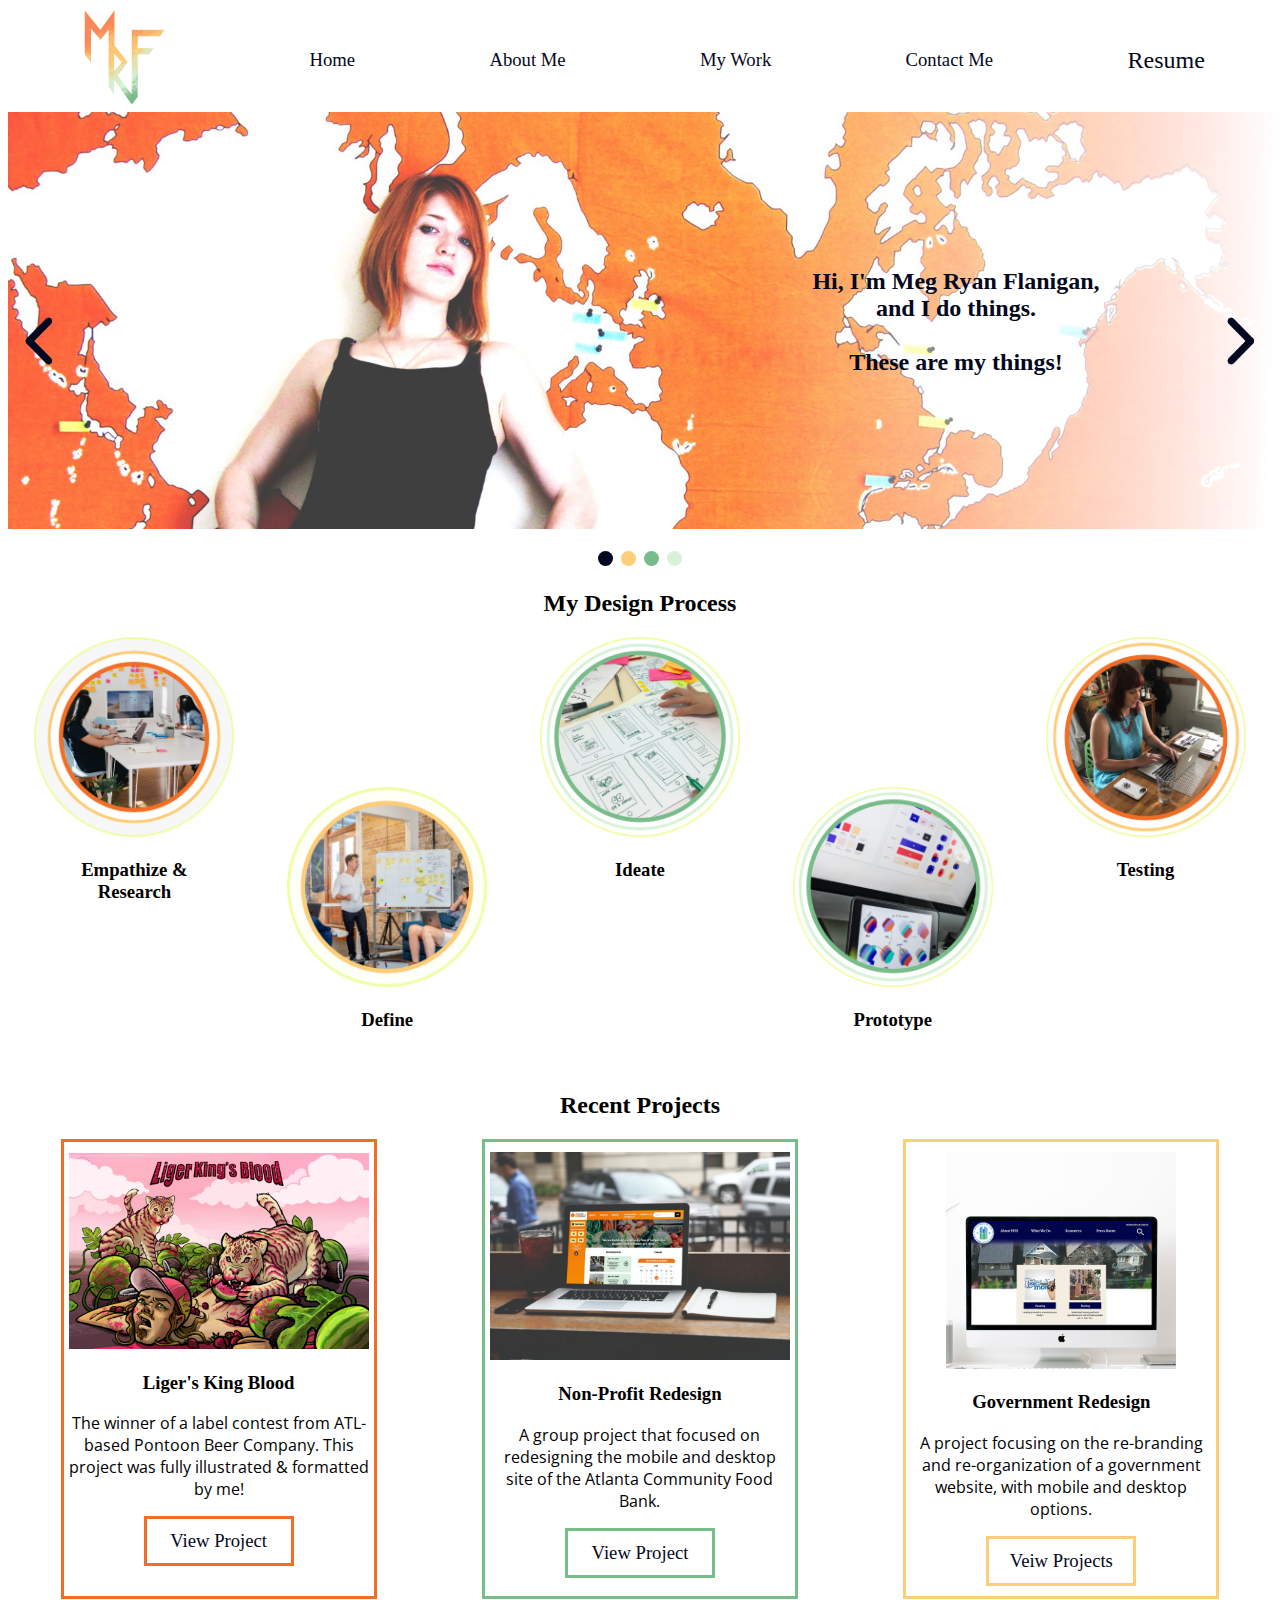
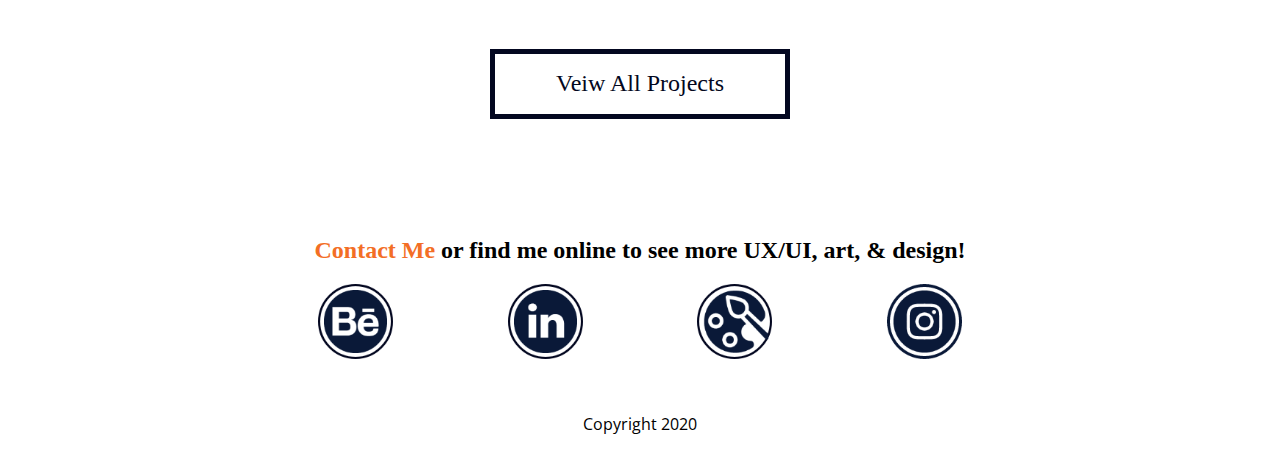
<file: index.html>
<!DOCTYPE html>
<html lang="en">
<head>
    <!-- Global site tag (gtag.js) - Google Analytics -->
<script async src="https://www.googletagmanager.com/gtag/js?id=UA-165675591-1"></script>
<script>
  window.dataLayer = window.dataLayer || [];
  function gtag(){dataLayer.push(arguments);}
  gtag('js', new Date());

  gtag('config', 'UA-165675591-1');
</script>

<!-- Hotjar Tracking Code for https://megryanflani.github.io/UX_UI_HW_19/ -->
<script>
    (function(h,o,t,j,a,r){
        h.hj=h.hj||function(){(h.hj.q=h.hj.q||[]).push(arguments)};
        h._hjSettings={hjid:1798581,hjsv:6};
        a=o.getElementsByTagName('head')[0];
        r=o.createElement('script');r.async=1;
        r.src=t+h._hjSettings.hjid+j+h._hjSettings.hjsv;
        a.appendChild(r);
    })(window,document,'https://static.hotjar.com/c/hotjar-','.js?sv=');
</script>

    <meta charset="UTF-8">
    <meta name="viewport" content="width=device-width, initial-scale=1.0">
    <title>Meg Ryan Flanigan Portfolio</title>

</head>
<link href="https://fonts.googleapis.com/css2?family=Baloo+2:wght@400;500;600&family=Open+Sans:ital@0;1&display=swap" rel="stylesheet">
<link rel="stylesheet" type="text/css" href="CSS/style.css">
<body>

    <nav>

        <div class="nav-item"><img id="logo" src="Images/logo-icon.png" alt="Artists Logo" height="100px"></div>
        <div class="nav-item nav-title home currantPage"><a href="index.html" class="home"></a>Home</a></div>
        <div class="nav-item nav-title about"><a href="about.html" class="about-me">About Me</a></div>
        <div class="nav-item nav-title work"><a href="work.html" class="my-work">My Work</a></div>
        <div class="nav-item nav-title contact"><a href="mailto: megryanflani@gmail.com">Contact Me</a></div>
        <div class="nav-item Resume">
            <a href="CaseStudies/CareerResume.pdf" target="_blank">Resume</a>
        </div>

        <div class="icons">
            <img src="Images/logo-icon.png" height="100px">
            <a href="index.html">
                <img src="Images/homeIcon.png" height="50px" class="icon-title">
            </a>
            <a href="about.html">
                <img src="Images/user.png" height="50px" class="icon-title">
            </a>
            <a href="work.html">
                <img src="Images/work.png" height="50px" class="icon-title">
            </a>
            <img class="icon-title" src="Images/mail.png" height="50px">
            <a href="CaseStudies/CareerResume.pdf">
                <img src="Images/resumeIcon.png" height="50px">
            </a>    
          </div>
    
    </nav>

   <!-- <div class="slideshow-container">
        <div class="slider-outer">

            <a class="prev" onclick="plusSlides(-1)"><img src="Images/ArrowPrev.png" height="50px" alt=""></a>

                <div class="slider-inner">

                <div class="mySlides active">
                     <img src="Images/HiHero.png" style="width:100%">
                     <div class="text">Hi, I'm Meg Ryan Flanigan, & I do things <br> <br>These are my things!</div>
                </div>
        
                <div class="mySlides">
                     <img src="Images/UX:UIHero.png" style="width:100%">
                     <div class="text">UX & UI Design</div>
                </div>
        
                <div class="mySlides">
                     <img src="Images/GDHero.png" style="width:100%">
                     <div class="text">Graphic Design</div>
                </div>

                <div class="mySlides">
                     <img src="Images/ArtHerp.png" style="width:100%">
                     <div class="text">Art & Illustration</div>
                </div>

                </div>

          <a class="next" onclick="plusSlides(1)"><img src="Images/ArrowNext.png" height="50px" alt=""></a>
        </div>
       
    </div>-->

    <!-- Slideshow container -->
<div class="slideshow-container">

    <!-- Full-width images with number and caption text -->
    <div class="mySlides">
        <img src="Images/HiHero.png" style="width:100%">
        <div class="text">Hi, I'm Meg Ryan Flanigan, and I do things. <br> <br>These are my things!</div>
   </div>

   <div class="mySlides">
        <img src="Images/UX:UIHero.png" style="width:100%">
        <div class="text">UX & UI Design</div>
   </div>

   <div class="mySlides">
        <img src="Images/GDHero.png" style="width:100%">
        <div class="text">Graphic Design</div>
   </div>

   <div class="mySlides">
        <img src="Images/ArtHerp.png" style="width:100%">
        <div class="text">Art & Illustration</div>
   </div>
  
    <!-- Next and previous buttons -->
    <a class="prev" onclick="plusSlides(-1)"><img src="Images/ArrowPrev.png" height="50px" alt=""></a>
    <a class="next" onclick="plusSlides(1)"><img src="Images/ArrowNext.png" height="50px" alt=""></a>
  </div>
  <br>
  
  <!-- The dots/circles -->
  <div style="text-align:center">
    <span class="dot one" onclick="currentSlide(1)"></span>
    <span class="dot two" onclick="currentSlide(2)"></span>
    <span class="dot three" onclick="currentSlide(3)"></span>
    <span class="dot four" onclick="currentSlide(4)"></span>
  </div>

    <h2>My Design Process</h2>

    <div class="skills-container">

        
        <div class=" process up"><img id="Empathize" src="Images/Empathy-Research.png" width="200px" alt=""><h3>Empathize & <br> Research</h3></div>
        <div id="EmpathySkills">
            <h3>Empathize & Research</h3>
            <p>Proto-personas <br>Writing surveys & polls<br>User Observation<br>Qualitative Interviews<br><br>Great communication & people skills from a decade in the service industry, combined with an interest in why people do what they do, makes for solid User Research (in my opinion anyway)!</p>
        </div>
        <div class=" process down"><img id="Definition" src="Images/Ideate.png" width="200px" alt=""><h3>Define</h3></div>
        <div id="DefinitionSkills">
            <h3>Definition</h3>
            <p>Affinity Diagrams<br>User Insights<br>Data Analysis<br>User Personas<br>Competitor Analysis</p>
        </div>
        <div class="process up"><img id="Ideation" src="Images/Define.png" width="200px" alt=""><h3>Ideate</h3></div>
        <div id="IdeationSkills">
            <h3>Ideation</h3>
            <p>Sketching, so much sketching<br>Storyborading & Storytelling<br>Brainstorming<br>UI Design<br>Annotating and Redlining<br><br>I have a deep passion for the UI and branding aspect of projects, so I have a lot of experience in this area. I enjoy trying many different options in order to get the combination that will look and work the best according to what the product needs.</p>
        </div>
        <div class=" process down"><img id="Prototyping" src="Images/Proto.png" width="200px" alt=""><h3>Prototype</h3></div>
        <div id="PrototypingSkills">
            <h3>Prototypying</h3>
            <p>Strong design skills, background in graphic design and art.<br>Wireframing<br>Advanced Prototyping<br>XD & Figma<br>Branding<br><br>I believe in order to sell a product, users and stakeholders should be able to see almost exactly how it would work. I love going in to the smaller details and creating prototypes that look and act almost exactly like the finished product, for the most accurate user tests.</p>
        </div>
        <div class="process up"><img id="Testing" src="Images/Test.png" width="200px" alt=""><h3>Testing</h3></div>
        <div id="TestingSkills">
            <h3>Testing</h3>
            <p>Usability testing<br>Task Analysis<br>Presentations<br>User Interaction</p>
        </div>
       
    </div>

    <h2>Recent Projects</h2>

    <div class="Recent-Projects">
      
        <div class="project LKB">
            <img src="Images/LigerKingsBlood.png" width="300px" alt="">
            <h3>Liger's King Blood</h3>
            <p>The winner of a label contest from ATL-based Pontoon Beer Company. This project was fully illustrated & formatted by me!</p>
            <button class="LKB"><a href="CaseStudies/LKB.pdf" target="_blank">View Project</a></button>
        </div>

        <div class="project AFB">
            <img src="Images/FoodMock.png" width="300px" alt="">
            <h3>Non-Profit Redesign</h3>
            <p>A group project that focused on redesigning the mobile and desktop site of the Atlanta Community Food Bank. </p>
            <button class="AFB"><a href="CaseStudies/NonProfotcs.pdf" target="_blank">View Project</a></button>
        </div>

        <div class="project HUD">
            <img src="Images/HUDMock.png" width="230px" alt="">
            <h3>Government Redesign</h3>
            <p>A project focusing on the re-branding and re-organization of a government website, with mobile and desktop options.</p>
            <button class="HUD"><a href="CaseStudies/HUDcs.pdf" target="_blank">Veiw Projects</a></button>
        </div>
    </div>

    <div class="lastButton">
        <button class="AllProjects"><a href="work.html" class="my-work">Veiw All Projects</a></button>
    </div>
    
    <br>

<footer>
    <h2><a href="mailto: megryanflani@gmail.com" id="email">Contact Me</a></div> or find  me online to see more UX/UI, art, & design!</h2>
    <div class="foot-icons">
        <a href="https://www.behance.net/megryanflani"><img src="Images/Behance.png" width="75px" height="75px" alt=""></a>
        <a href="https://www.linkedin.com/in/meg-ryan-flani/"><img src="Images/Linkin.png" width="75px" height="75px" alt=""></a>
        <a href="https://www.megryanflani.com/"><img src="Images/ArtSite.png" width="75px" height="75px" alt=""></a>
        <a href="https://www.instagram.com/megryanflani/"><img src="Images/Group 25.png" width="75px" height="75px" alt=""></a>
    </div>
    <p>Copyright 2020</p>
</footer>

<script
src="https://code.jquery.com/jquery-3.4.1.js"></script>
<script src="js/index.js"></script>
</file>
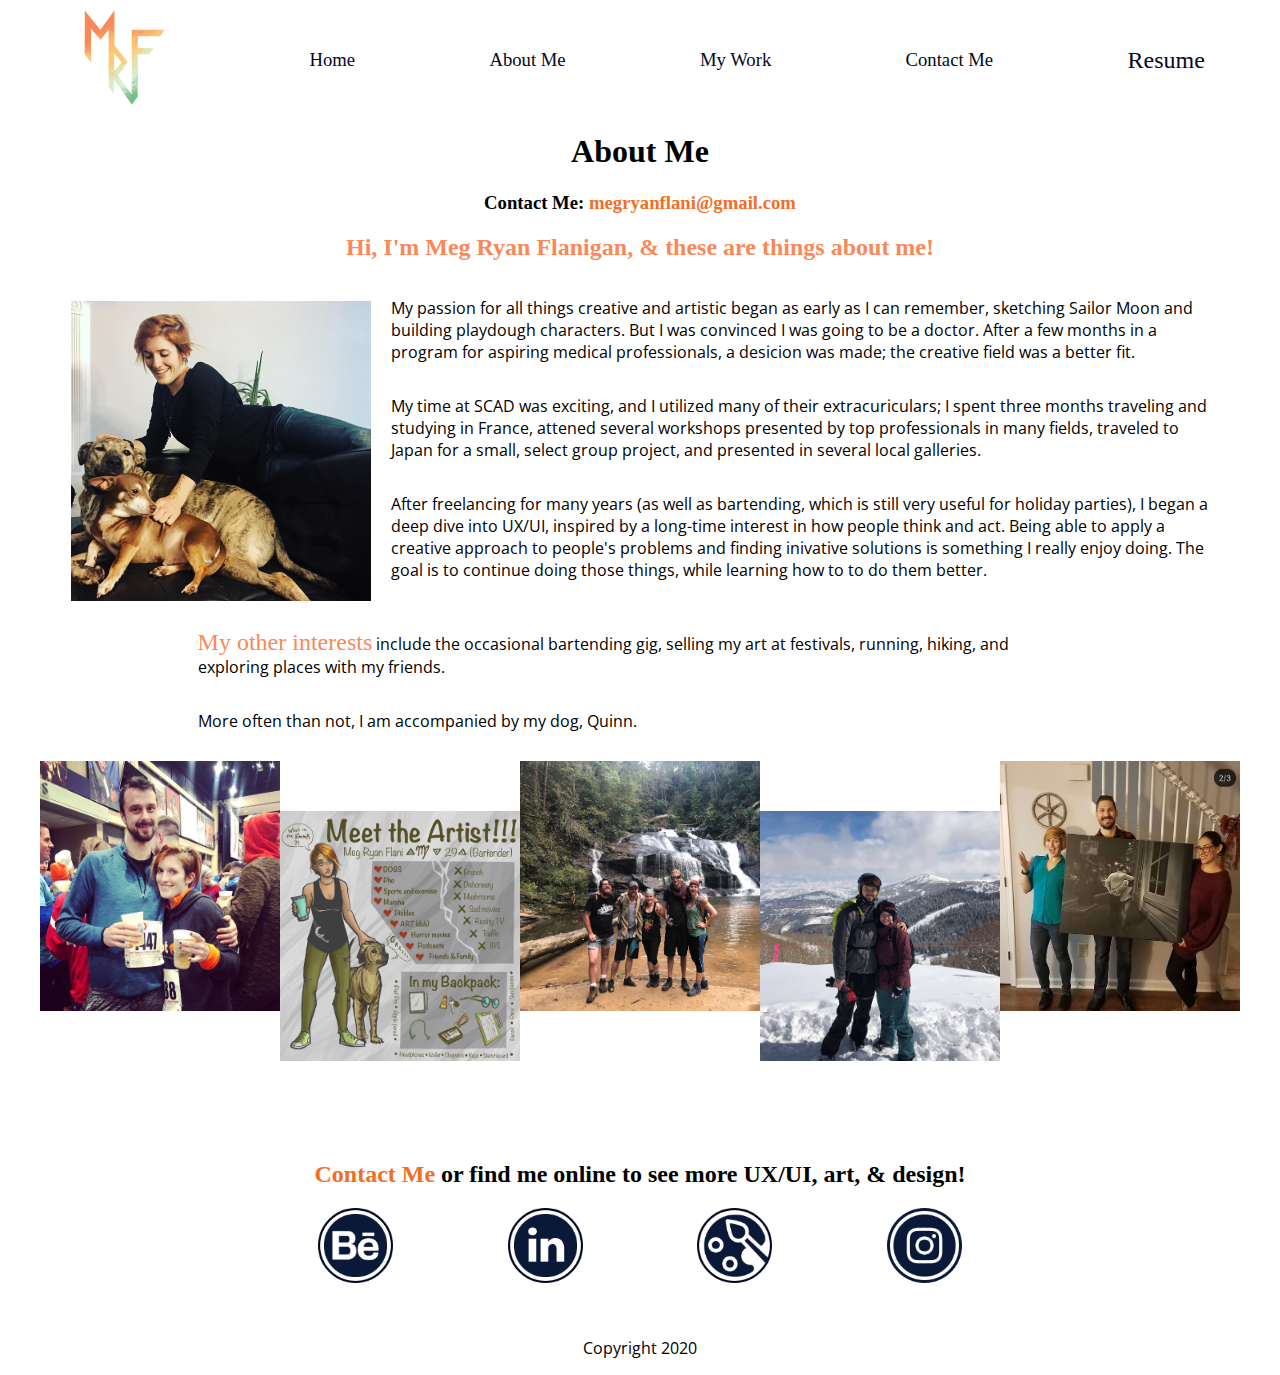
<file: about.html>
<!DOCTYPE html>
<html lang="en">
<head>
    <meta charset="UTF-8">
    <meta name="viewport" content="width=device-width, initial-scale=1.0">
    <title>Meg Ryan Flanigan Portfolio</title>
</head>
<link href="https://fonts.googleapis.com/css2?family=Baloo+2:wght@400;500;600&family=Open+Sans:ital@0;1&display=swap" rel="stylesheet">
<link rel="stylesheet" type="text/css" href="CSS/style.css">
<body>

    <!--HEAD-->
    <nav>

        <div class="nav-item"><img id="logo" src="Images/logo-icon.png" alt="Artists Logo" height="100px"></div>
        <div class="nav-item nav-title home currantPage"><a href="index.html">Home</a></div>
        <div class="nav-item nav-title about"><a href="about.html" class="about-me">About Me</a></div>
        <div class="nav-item nav-title work"><a href="work.html" class="my-work">My Work</a></div>
        <div class="nav-item nav-title contact"><a href="mailto: megryanflani@gmail.com">Contact Me</a></div>
        <div class="nav-item Resume">
            <a href="CaseStudies/CareerResume.pdf" target="_blank">Resume</a>
        </div>

        <div class="icons">
            <img src="Images/logo-icon.png" height="100px">
            <a href="index.html">
                <img src="Images/homeIcon.png" height="50px" class="icon-title">
            </a>
            <a href="about.html">
                <img src="Images/user.png" height="50px" class="icon-title">
            </a>
            <a href="work.html">
                <img src="Images/work.png" height="50px" class="icon-title">
            </a>
            <img class="icon-title" src="Images/mail.png" height="50px">
            <a href="CaseStudies/CareerResume.pdf">
                <img src="Images/resumeIcon.png" height="50px">
            </a> 
          </div>
    
    </nav>

<!--ABOUT ME-->
<main>

    <h1 class="pageTitle">About Me</h1>
    <div id="contactMe">
        <h3>Contact Me:   <a href="mailto: megryanflani@gmail.com" id="email">megryanflani@gmail.com</a></h3>
    </div>

<!-- Abouts-->
<!--<div class="factsContainer">
    <div class="myAbouts">
        <div class="fact-text">I've broken 18 bones!</div>
   </div>

   <div class="myAbouts">
        <div class="fact-text">I played ice hockey for 13 years.</div>
   </div>

   <div class="myAbouts">
        <div class="fact-text">I make really, REALLY amazing scones.</div>
   </div>

   <div class="myAbouts">
        <div class="fact-text">I lived in France for 4 months.</div>
   </div>

   <div class="myAbouts">
    <div class="fact-text">I do fine art and sell the paintings at art festivals!</div>
</div>
</div>-->
  
   <!--Main-->
   <h2 id="Hi">Hi, I'm Meg Ryan Flanigan, & these are things about me!</h2>
    <div id="mainAbout">
        <div><img id="mainImage" src="Images/About/MewitDog.jpg" alt="Artist with her dogs" height="300px"></div>
        <div id="mainPara">
            <p>My passion for all things creative and artistic began as early as I can remember, sketching Sailor Moon and building playdough characters. But I was convinced I was going to be a doctor. After a few months in a program for aspiring medical professionals, a desicion was made; the creative field was a better fit.</p> 
            <p>My time at SCAD was exciting, and I utilized many of their extracuriculars; I spent three months traveling and studying in France, attened several workshops presented by top professionals in many fields, traveled to Japan for a small, select group project, and presented in several local galleries. </p>
            <p>After freelancing for many years (as well as bartending, which is still very useful for holiday parties), I began a deep dive into UX/UI, inspired by a long-time interest in how people think and act. Being able to apply a creative approach to people's problems and finding inivative solutions is something I really enjoy doing. The goal is to continue doing those things, while learning how to to do them better.
            </p>
        </div>
    </div>

    <div id="otherAbout">

        <p><mark class="otherInterests">My other interests</mark> include the occasional bartending gig, 
            selling my art at festivals, running, hiking, and exploring places 
            with my friends. 
            </p>
            <p>More often than not, I am accompanied by my dog, Quinn.</p>
    </div>

    <div id="otherPics">
        <img src="Images/About/TurkTrots.jpg" alt="Artist at Turkey Trot" class="top" width="19%" >
        <img src="Images/About/ArtMes.jpg" alt="Art's self-illustration image" class="bottom" width="19%" >
        <img src="Images/About/PantherCreeks.jpg" alt="Artist at Panther Creek" class="top" width="19%" >
        <img src="Images/About/SalkLakes.jpg" alt="Artist on mountain" class="bottom" width="19%">
        <img src="Images/About/Artists.jpg" alt="Artst with a painting" class="top" width="19%" >
    </div>

<!--FOOTER-->
    <footer>
        <h2><a href="mailto: megryanflani@gmail.com" id="email">Contact Me</a></div> or find  me online to see more UX/UI, art, & design!</h2>
        <div class="foot-icons">
            <a href="https://www.behance.net/megryanflani"><img src="Images/Behance.png" width="75px" height="75px" alt=""></a>
            <a href="https://www.linkedin.com/in/meg-ryan-flani/"><img src="Images/Linkin.png" width="75px" height="75px" alt=""></a>
            <a href="https://www.megryanflani.com/"><img src="Images/ArtSite.png" width="75px" height="75px" alt=""></a>
            <a href="https://www.instagram.com/megryanflani/"><img src="Images/Group 25.png" width="75px" height="75px" alt=""></a>
        </div>
        <p>Copyright 2020</p>
    </footer>
    
    <script
    src="https://code.jquery.com/jquery-3.4.1.js"></script>
    <script src="http://sizzlejs.com/"></script>
    <script src="js/index.js"></script>
</file>
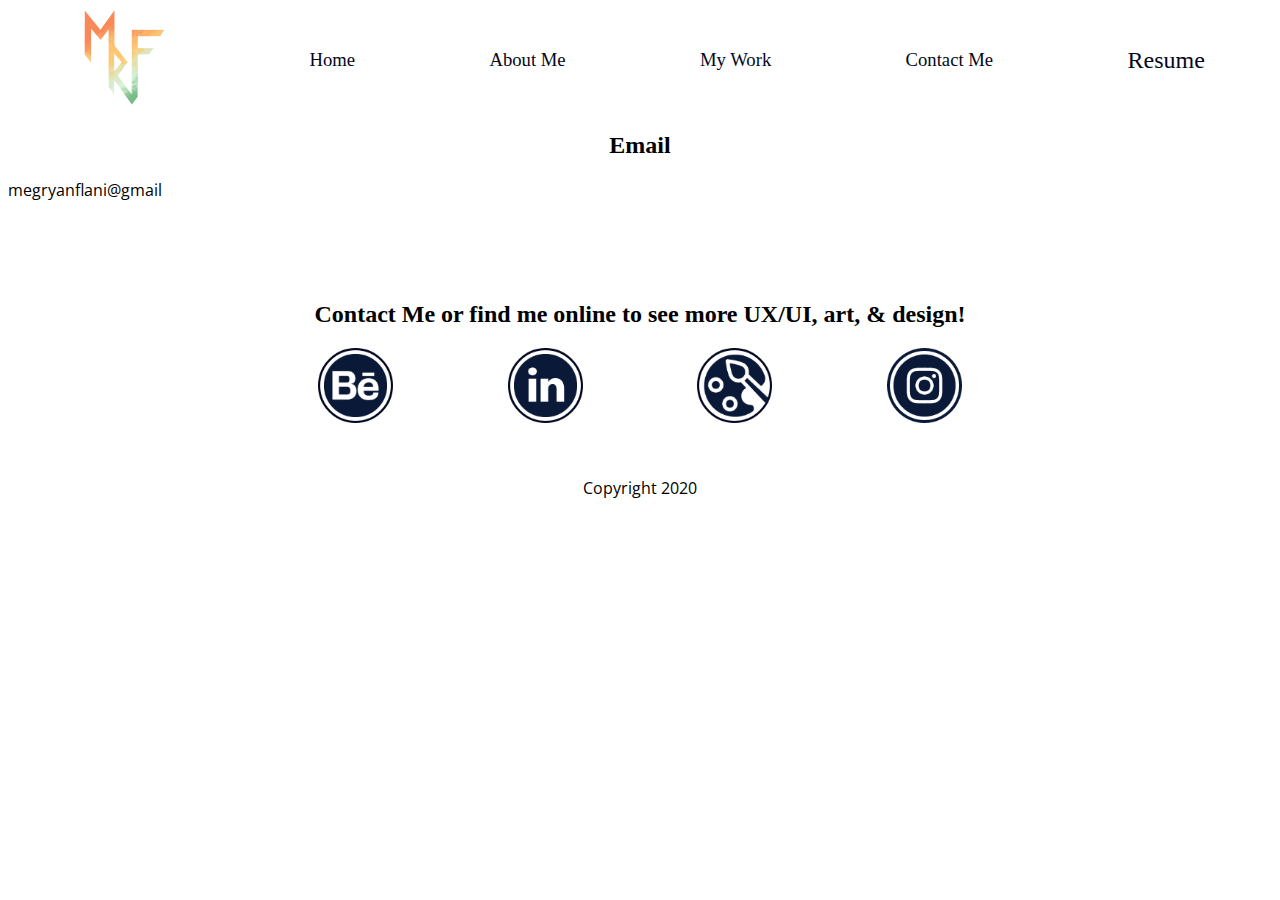
<file: contact.html>
<!DOCTYPE html>
<html lang="en">
<head>
    <!-- Global site tag (gtag.js) - Google Analytics -->
<script async src="https://www.googletagmanager.com/gtag/js?id=UA-165675591-1"></script>
<script>
  window.dataLayer = window.dataLayer || [];
  function gtag(){dataLayer.push(arguments);}
  gtag('js', new Date());

  gtag('config', 'UA-165675591-1');
</script>

<!-- Hotjar Tracking Code for https://megryanflani.github.io/UX_UI_HW_19/ -->
<script>
    (function(h,o,t,j,a,r){
        h.hj=h.hj||function(){(h.hj.q=h.hj.q||[]).push(arguments)};
        h._hjSettings={hjid:1798581,hjsv:6};
        a=o.getElementsByTagName('head')[0];
        r=o.createElement('script');r.async=1;
        r.src=t+h._hjSettings.hjid+j+h._hjSettings.hjsv;
        a.appendChild(r);
    })(window,document,'https://static.hotjar.com/c/hotjar-','.js?sv=');
</script>

    <meta charset="UTF-8">
    <meta name="viewport" content="width=device-width, initial-scale=1.0">
    <title>Meg Ryan Flanigan Portfolio</title>

</head>
<link href="https://fonts.googleapis.com/css2?family=Baloo+2:wght@400;500;600&family=Open+Sans:ital@0;1&display=swap" rel="stylesheet">
<link rel="stylesheet" type="text/css" href="CSS/style.css">
<body>

    <nav>

        <div class="nav-item"><img id="logo" src="Images/logo-icon.png" alt="Artists Logo" height="100px"></div>
        <div class="nav-item nav-title home currantPage"><a href="index.html">Home</a></div>
        <div class="nav-item nav-title about"><a href="about.html" class="about-me">About Me</a></div>
        <div class="nav-item nav-title work"><a href="work.html" class="my-work">My Work</a></div>
        <div class="nav-item nav-title contact"><a href="contact.html" class="contact-me">Contact Me</a></div>
        <div class="nav-item Resume">
            <a href="CaseStudies/CareerResume.pdf" target="_blank">Resume</a>
        </div>

        <div class="icons">
            <img src="Images/logo-icon.png" height="100px">
            <a href="index.html">
                <img src="Images/homeIcon.png" height="50px" class="icon-title">
            </a>
            <a href="about.html">
                <img src="Images/user.png" height="50px" class="icon-title">
            </a>
            <a href="work.html">
                <img src="Images/work.png" height="50px" class="icon-title">
            </a>
            <img class="icon-title" src="Images/mail.png" height="50px">
            <a href="CaseStudies/CareerResume.pdf">
                <img src="Images/resumeIcon.png" height="50px">
            </a>    
          </div>
    
    </nav>

    <body>
        <div id="contactInfo">
            <h2>Email</h2>
            <p>megryanflani@gmail</p>
        </div>
        
    </body>



    <footer>
        <h2>Contact Me or find  me online to see more UX/UI, art, & design!</h2>
        <div class="foot-icons">
            <a href="https://www.behance.net/megryanflani"><img src="Images/Behance.png" width="75px" height="75px" alt=""></a>
            <a href="https://www.linkedin.com/in/meg-ryan-flani/"><img src="Images/Linkin.png" width="75px" height="75px" alt=""></a>
            <a href="https://www.megryanflani.com/"><img src="Images/ArtSite.png" width="75px" height="75px" alt=""></a>
            <a href="https://www.instagram.com/megryanflani/"><img src="Images/Group 25.png" width="75px" height="75px" alt=""></a>
        </div>
        <p>Copyright 2020</p>
    </footer>
    
    <script
    src="https://code.jquery.com/jquery-3.4.1.js"></script>
    <script src="js/index.js"></script>
</file>
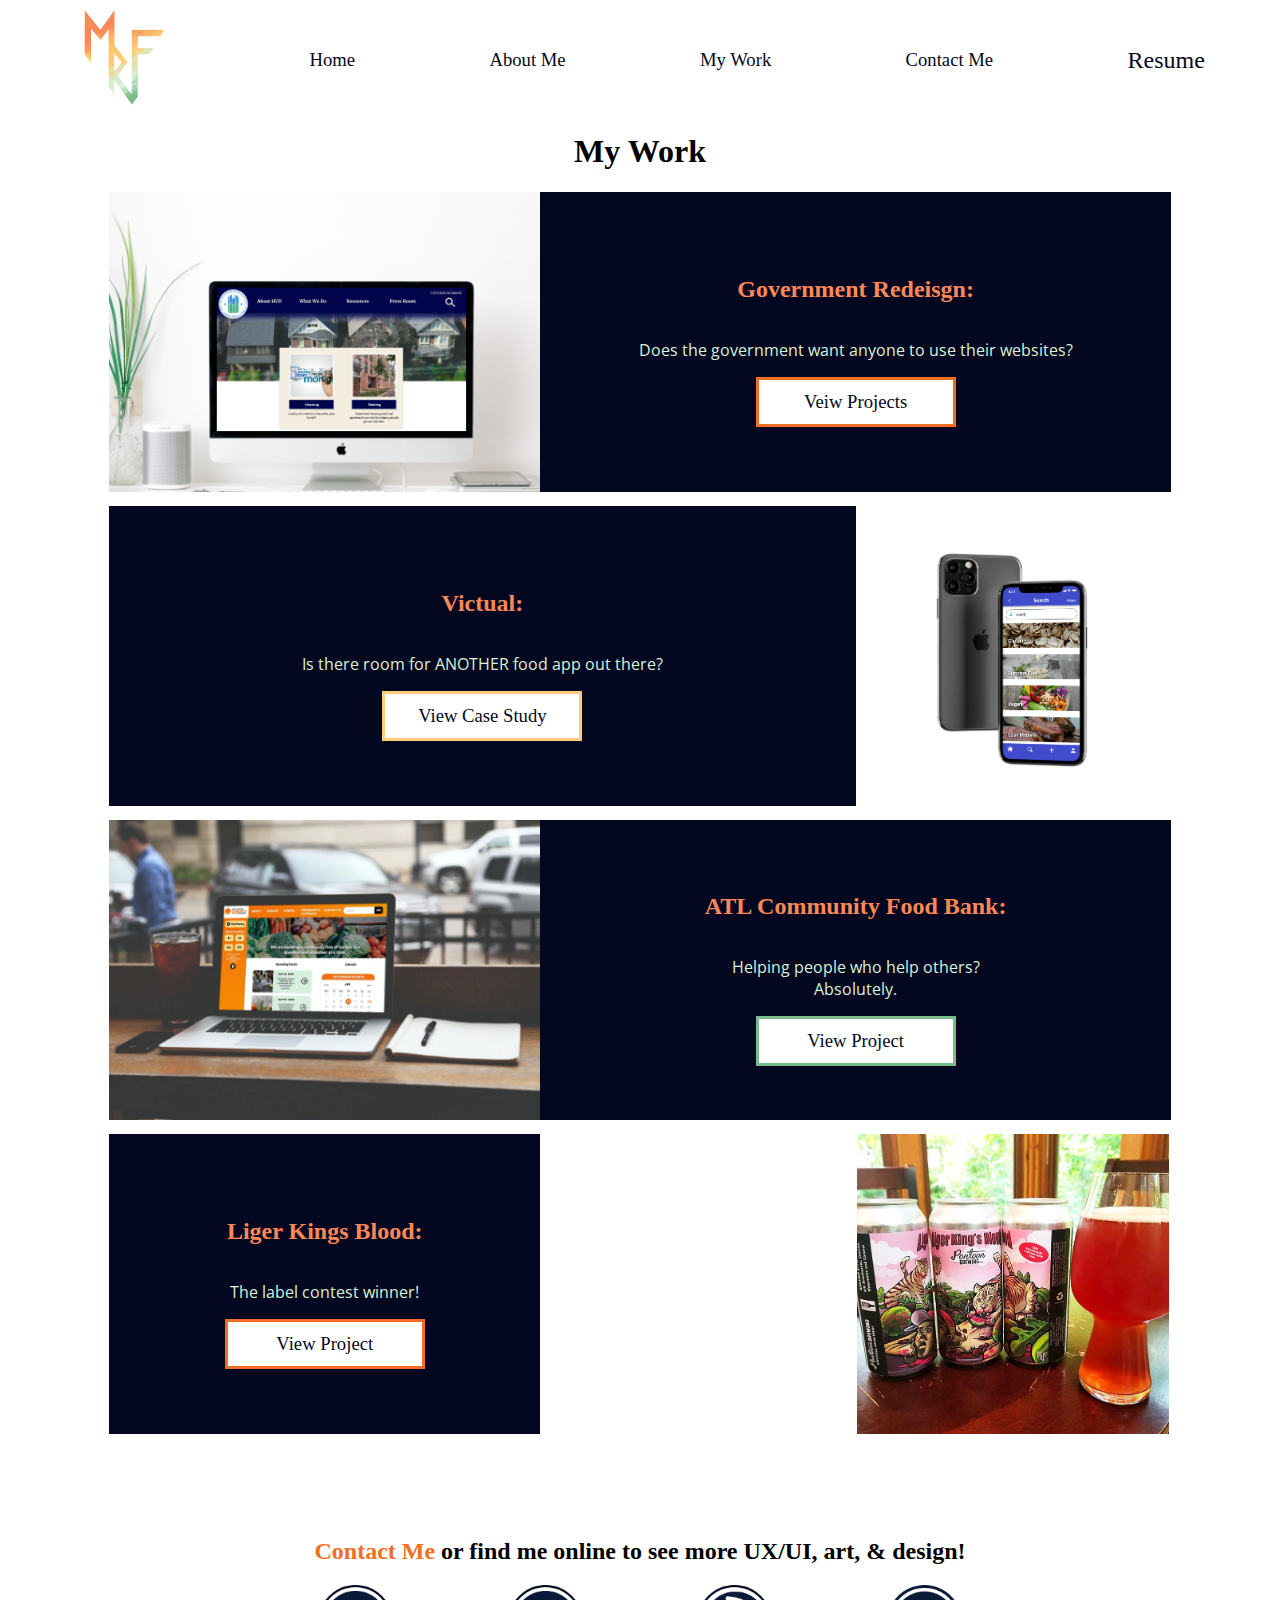
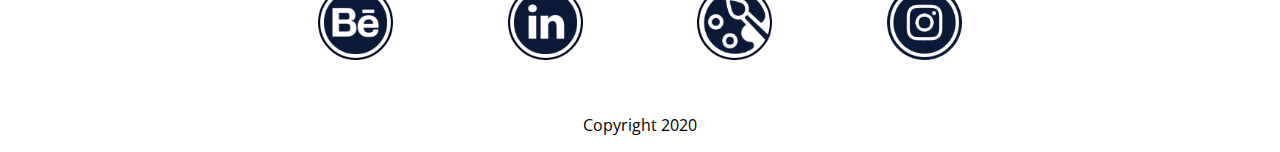
<file: work.html>
<!DOCTYPE html>
<html lang="en">
<head>
    <meta charset="UTF-8">
    <meta name="viewport" content="width=device-width, initial-scale=1.0">
    <title>Meg Ryan Flanigan Portfolio</title>
</head>
<link href="https://fonts.googleapis.com/css2?family=Baloo+2:wght@400;500;600&family=Open+Sans:ital@0;1&display=swap" rel="stylesheet">
<link rel="stylesheet" type="text/css" href="CSS/style.css">
<body>

    <!--HEAD-->
    <nav>

        <div class="nav-item"><img id="logo" src="Images/logo-icon.png" alt="Artists Logo" height="100px"></div>
        <div class="nav-item nav-title home currantPage"><a href="index.html">Home</a></div>
        <div class="nav-item nav-title about"><a href="about.html" class="about-me">About Me</a></div>
        <div class="nav-item nav-title work"><a href="work.html" class="my-work">My Work</a></div>
        <div class="nav-item nav-title contact"><a href="mailto: megryanflani@gmail.com">Contact Me</a></div>
        <div class="nav-item Resume">
            <a href="CaseStudies/CareerResume.pdf" target="_blank">Resume</a>
        </div>

        <div class="icons">
            <img src="Images/logo-icon.png" height="100px">
            <a href="index.html">
                <img src="Images/homeIcon.png" height="50px" class="icon-title">
            </a>
            <a href="about.html">
                <img src="Images/user.png" height="50px" class="icon-title">
            </a>
            <a href="work.html">
                <img src="Images/work.png" height="50px" class="icon-title">
            </a>
            <img class="icon-title" src="Images/mail.png" height="50px">
            <a href="CaseStudies/CareerResume.pdf">
                <img src="Images/resumeIcon.png" height="50px">
            </a> 
          </div>
    
    </nav>

<!--WORK-->
<h1 class="pageTitle">My Work</h1>

    <div id="workGrid">

        <!--<div id="workOne">-->
            <div id="hudMock"><img src="Images/HUDMock@2x.png" alt="" height="300px"></div>
            <div id="hudInfo" class="csInfo">
                <h2 class="csTitle">Government Redeisgn:</h2>
                <p>Does the government want anyone to use their websites?</p>
                <button class="csButton" id="csButtonOrange"><a href="CaseStudies/HUDcs.pdf" target="_blank">Veiw Projects</a></button>
            </div>
       <!-- </div>-->

        <!--<div id="workTwo">-->
            <div id="victualMock"><img src="Images/VictualMock.png" alt="" height="300px"></div>
            <div id="victualInfo" class="csInfo">
                <h2 class="csTitle">Victual:</h2>
                <p>Is there room for ANOTHER food app out there?</p>
                <button class="csButton" id="csButtonYellow"><a href="CaseStudies/Victual.pdf" target="_blank">View Case Study</a></button>
            </div>
        <!--</div>-->

        <!--<div id="workThree">-->
            <div id="foodMock"><img src="Images/FoodMock.png" alt="" height="300px"></div>
            <div id="foodInfo" class="csInfo">
                <h2 class="csTitle">ATL Community Food Bank:</h2>
                <p>Helping people who help others? <br> Absolutely.</p>
                <button class="csButton" id="csButtonGreen"><a href="CaseStudies/NonProfotcs.pdf" target="_blank">View Project</a></button>
            </div>

            <div id="LKBMock"><img src="Images/LKBmock.png" alt="" height="300px"></div>
            <div id="LKMInfo" class="csInfo">
                <h2 class="csTitle">Liger Kings Blood:</h2>
                <p>The label contest winner!</p>
                <button class="csButton" id="csButtonOrange"><a href="CaseStudies/LKB.pdf" target="_blank">View Project</a></button>
            </div>

        </div>
    <!--</div>-->

<!--FOOTER-->
    <footer>
        <h2><a href="mailto: megryanflani@gmail.com" id="email">Contact Me</a></div> or find  me online to see more UX/UI, art, & design!</h2>
        <div class="foot-icons">
            <a href="https://www.behance.net/megryanflani"><img src="Images/Behance.png" width="75px" height="75px" alt=""></a>
            <a href="https://www.linkedin.com/in/meg-ryan-flani/"><img src="Images/Linkin.png" width="75px" height="75px" alt=""></a>
            <a href="https://www.megryanflani.com/"><img src="Images/ArtSite.png" width="75px" height="75px" alt=""></a>
            <a href="https://www.instagram.com/megryanflani/"><img src="Images/Group 25.png" width="75px" height="75px" alt=""></a>
        </div>
        <p>Copyright 2020</p>
    </footer>
    
    <script
    src="https://code.jquery.com/jquery-3.4.1.js"></script>
    <script src="js/index.js"></script>
</file>
<file: CSS/style.css>
/*General Stuff*/
h1, h2 , h3, h4, h5, h6 {
    font-family: 'Baloo Da 2', cursive;
    text-align: center;
}

p {
    font-family: 'Open Sans', sans-serif;
}

button {
    font-family: 'Baloo Da 2', cursive;
    font-weight: 400;
    font-size: 14pt;
    width: 150px;
    height: 50px;
    background-color: white;
    border: #030720 3px solid;
}

a {
    color: #030720;
    text-decoration: none;
}

a:hover {
    font-weight: 600;
}
/*Nav Stuff*/
nav {
    width: 100%;
    display: flex;
    justify-content: space-around;
    align-items: center;
}

.icons {
    display: none;
}

.nav-title {
    font-family: 'Baloo Da 2', cursive;
    text-decoration: none;
    font-weight: 400;
    font-size: 14pt;
    color: #030720;
}

/* Specific Nav Items*/

.Resume {
    font-family: 'Baloo Da 2', cursive;
    font-size: 18pt;
    font-weight: 500;
}

.Resume:hover {
    color: #F36E25;
    font-weight: 600;
}


/*Hero Carosoul*/

/* Slideshow container */
.mySlides {
    position: relative;
  text-align: center;
  color:#030720;
  display: none;
}

/*.active {
    display: inline-block;
}*/

.text {
  font-family: 'Baloo Da 2', cursive;
  font-size: 18pt;
  font-weight: 600;  
  position: absolute;
  top: 50%;
  left: 75%;
  transform: translate(-50%, -50%);
}

/* Slideshow container */

.slideshow-container {
  max-width: 100%;
  position: relative;
  margin: auto;
}

/* Hide the images by default */
.mySlides {
  display: none;
}

/* Next & previous buttons */
.prev, .next {
  cursor: pointer;
  position: absolute;
  top: 50%;
  width: auto;
  margin-top: -22px;
  padding: 16px;
  color: white;
  font-weight: bold;
  font-size: 18px;
  transition: 0.6s ease;
  border-radius: 0 3px 3px 0;
  user-select: none;
}

/* Position the "next button" to the right */
.next {
  right: 0;
  border-radius: 3px 0 0 3px;
}

/* On hover, add a black background color with a little bit see-through */
.prev:hover, .next:hover {
  background-color: rgba(0,0,0,0.8);
}


/* The dots/bullets/indicators */
.dot {
  cursor: pointer;
  height: 15px;
  width: 15px;
  margin: 0 2px;
  background-color: #ddd;
  border-radius: 50%;
  display: inline-block;
  transition: background-color 0.6s ease;
}

.one {
    background-color: #F36E25;
}
.two {
    background-color: #FDCD77;
}
.three {
    background-color: #78BC89;
}
.four {
    background-color: #D7F2D6;
}
.active, .dot:hover {
  background-color: #030720;
}

/* Fading animation */
.fade {
  -webkit-animation-name: fade;
  -webkit-animation-duration: 1.5s;
  animation-name: fade;
  animation-duration: 1.5s;
}

@-webkit-keyframes fade {
  from {opacity: .4}
  to {opacity: 1}
}

@keyframes fade {
  from {opacity: .4}
  to {opacity: 1}
}

/*Skills*/
.skills-container {
    display: flex;
    flex-direction: row;
    justify-content: space-around;
    text-align: center;
}


.up {
    margin-bottom: 150px;
}

.down {
    margin-top: 150px;
}

#EmpathySkills {
    width: 300px;
    height: auto;
    position: absolute;
    left: 250px;
    padding: 10px;
    background-color: #ffffff;
    border: solid 3px #F36E25;
    box-shadow: 5px 5px 5px #F36E25;
    z-index: 100;
    display: none;
}

#DefinitionSkills {
    width: 300px;
    height: auto;
    position: absolute;
    padding: 10px;
    background-color: #ffffff;
    box-shadow: 5px 5px 5px #FDCD77;
    border: solid 3px #FDCD77;
    z-index: 100;
    display: none;
}

#IdeationSkills {
    width: 300px;
    height: auto;
    position: absolute;
    right: 150px;
    padding: 10px;
    background-color: #ffffff;
    box-shadow: 5px 5px 5px #78BC89;
    border: solid 3px #78BC89;
    z-index: 100;
    display: none;
}

#PrototypingSkills {
    width: 300px;
    height: auto;
    position: absolute;
    padding: 10px;
    background-color: #ffffff;
    box-shadow: 5px 5px 5px #78BC89;
    border: solid 3px #78BC89;
    z-index: 100;
    display: none;
}

#TestingSkills {
    width: 300px;
    height: auto;
    position: absolute;
    right: 200px;
    padding: 10px;
    background-color: #ffffff;
    box-shadow: 5px 5px 5px #F36E25;
    border: solid 3px #F36E25;
    z-index: 100;
    display: none;
}

/*Recent Projects*/
.Recent-Projects {
    display: flex;
    flex-direction: row;
    justify-content: space-around;
    text-align: center;
}

.project {
    width: 300px;
    padding: 10px 5px 10px 5px;
}
/* Specific Projects*/

.Recent-Projects .LKB {
    border: 3px solid #F36E25;
}

.Recent-Projects .AFB {
    border: 3px solid #78BC89;
}

.Recent-Projects .HUD {
    border: 3px solid #FDCD77;
}


.lastButton {
    display: flex;
    justify-content: center;

}
.AllProjects {
    width: 300px;
    height: 70px;
    border: solid 5px #030720;
    margin-top: 50px;
    font-size: 18pt;
}
button:hover {
    font-weight: 600;
    border: solid #030720 5px;
}

/*About CSS*/
#aboutMe {
    display: flex;
    justify-content: start;
    margin-left: 50px;
    margin-top: -20px;
}

/*.fact-text {
    font-family: 'Baloo Da 2', cursive;
    font-size: 14px;
    text-align: center;
}*/



#mainAbout {
    display: flex;
    justify-content: center;
    margin-left: 5%;
    margin-right: 5%;
    margin-bottom: 1%;
}

#Hi {
    color: #fa8858;
}

#contactMe {
   
}

#email {
    color: #F36E25;
}

#email:hover {
    color: #78BC89;
    text-decoration: underline;
}

#mainPara {
    display: flex;
    flex-direction: column;
    
    padding-left: 20px;
}

#mainImage {
    padding-top: 20px;
    float: left;
}

#otherAbout {
    display: flex;
    flex-direction: column;
    justify-content: left;
    align-items: flex-start;
    margin-left: 15%;
    margin-right: 15%;
    margin-bottom: 1%;
}

.otherInterests {
    font-family: 'Baloo Da 2', cursive;
    font-size: 18pt;
    color: #fa8858;
    background:none ;
}

#otherPics {
    display: flex;
    justify-content: center;
    margin-bottom: 40px;
}

.top {
    margin-bottom: 50px;
}

.bottom {
    margin-top: 50px;
}


/*Work*/
.csInfo {
    display: flex;
    justify-content: center;
    flex-direction: column;
    align-items: center;
    background-color: #030720;
    color: #D7F2D6;
    text-align: center;
    height: 300px;
}
/*Grid*/

#workGrid {
    margin: 0px 8% 5% 8%;
    display: grid;
    grid-template-columns: 1fr 1fr 1fr;
    grid-template-rows: auto auto auto auto;
    row-gap: 10px;
    grid-template-areas:  
    "hudMock hudInfo hudInfo"
    "victualInfo victualInfo victualMock"
    "foodMock foodInfo foodInfo"
    "LKBInfo LKBInfo LKBMock";
}


#hudMock {
    grid-area: hudMock;
    text-align: center;
}
#hudInfo {
    grid-area: hudInfo;
}

#victualInfo {
    grid-area: victualInfo;
}
#victualMock {
    grid-area: victualMock;
    text-align: center;
}

#foodMock {
    grid-area: foodMock;
    text-align: center;
}
#foodInfo {
    grid-area: foodInfo;
}

#LKBMock {
    grid-area: LKBMock;
    text-align: center;
}
#LKBInfo {
    grid-area: LKBInfo;
}

#csButtonOrange {
    background-color: #ffffff;
    border: #F36E25 solid 3px;
    width: 200px;
}

#csButtonYellow {
    background-color: #ffffff;
    border: #FDCD77 solid 3px;
    width: 200px;
}

#csButtonGreen {
    background-color: #ffffff;
    border: #78BC89 solid 3px;
    width: 200px;
}

.csTitle {
    color: #fa8858;
}


/*Footer*/
footer {
    margin-top: 100px;
    text-align: center;
}

.foot-icons {
    margin-left: 20%;
    margin-right: 20%;
    display: flex;
    flex-direction: row;
    justify-content: space-around;
    margin-bottom: 50px;
}


/*Median Queries*/

@media only screen and (max-width: 900px) {
    
    .nav-item {
      display: none;
    }
    .icons {
        width: 100%;
        display: flex;
        justify-content: space-around;
        align-items: center;
    }
</file>
